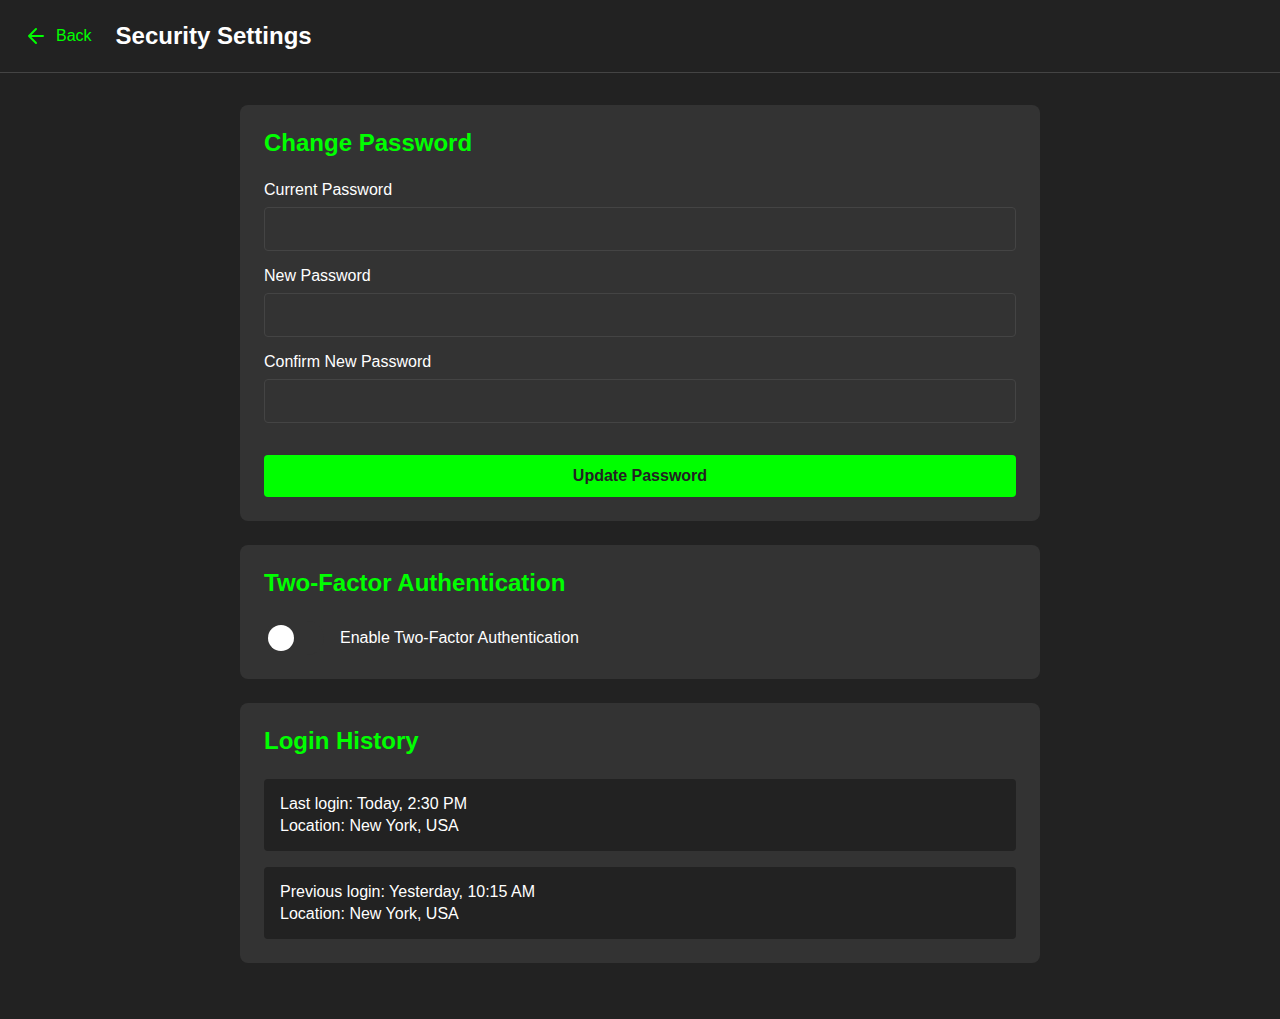
<file: profile/settings/index.html>
<!DOCTYPE html>
<html lang="en">
<head>
    <meta charset="UTF-8">
    <meta name="viewport" content="width=device-width, initial-scale=1.0">
    <title>Security Settings</title>
    <link rel="stylesheet" href="styles.css">
</head>
<body class="dark-theme">
    <header>
        <button class="back-btn" onclick="history.back()">
            <svg width="24" height="24" viewBox="0 0 24 24" fill="none" xmlns="http://www.w3.org/2000/svg">
                <path d="M19 12H5M5 12L12 19M5 12L12 5" stroke="currentColor" stroke-width="2" stroke-linecap="round" stroke-linejoin="round"/>
            </svg>
            Back
        </button>
        <h1>Security Settings</h1>
    </header>

    <main class="container">
        <section class="settings-section">
            <h2>Change Password</h2>
            <form id="passwordForm" class="settings-form">
                <div class="form-group">
                    <label for="currentPassword">Current Password</label>
                    <input type="password" id="currentPassword" required>
                </div>
                <div class="form-group">
                    <label for="newPassword">New Password</label>
                    <input type="password" id="newPassword" required>
                </div>
                <div class="form-group">
                    <label for="confirmPassword">Confirm New Password</label>
                    <input type="password" id="confirmPassword" required>
                </div>
                <button type="submit" class="save-btn">Update Password</button>
            </form>
        </section>

        <section class="settings-section">
            <h2>Two-Factor Authentication</h2>
            <div class="two-factor">
                <label class="switch">
                    <input type="checkbox" id="twoFactorToggle">
                    <span class="slider"></span>
                </label>
                <span>Enable Two-Factor Authentication</span>
            </div>
        </section>

        <section class="settings-section">
            <h2>Login History</h2>
            <div class="login-history">
                <div class="history-item">
                    <span>Last login: Today, 2:30 PM</span>
                    <span>Location: New York, USA</span>
                </div>
                <div class="history-item">
                    <span>Previous login: Yesterday, 10:15 AM</span>
                    <span>Location: New York, USA</span>
                </div>
            </div>
        </section>
    </main>

    <script src="security.js"></script>
</body>
</html>
</file>
<file: profile/settings/styles.css>
/* Base styles */
:root {
    --background-dark: #222222;
    --text-color: #ffffff;
    --accent-green: #00ff00;
    --input-background: #333333;
    --border-color: #444444;
}

body {
    margin: 0;
    padding: 0;
    font-family: Arial, sans-serif;
    background-color: var(--background-dark);
    color: var(--text-color);
}

.dark-theme {
    background-color: var(--background-dark);
    color: var(--text-color);
}

/* Header styles */
header {
    position: sticky;
    top: 0;
    background-color: var(--background-dark);
    padding: 1rem;
    border-bottom: 1px solid var(--border-color);
    display: flex;
    align-items: center;
    gap: 1rem;
    z-index: 100;
}

.back-btn {
    background: none;
    border: none;
    color: var(--accent-green);
    cursor: pointer;
    display: flex;
    align-items: center;
    gap: 0.5rem;
    font-size: 1rem;
    padding: 0.5rem;
}

.back-btn svg {
    stroke: var(--accent-green);
}

header h1 {
    margin: 0;
    font-size: 1.5rem;
    color: var(--text-color);
}

/* Container and sections */
.container {
    max-width: 800px;
    margin: 0 auto;
    padding: 2rem 1rem;
}

.settings-section {
    background-color: var(--input-background);
    border-radius: 8px;
    padding: 1.5rem;
    margin-bottom: 1.5rem;
}

.settings-section h2 {
    margin-top: 0;
    margin-bottom: 1.5rem;
    color: var(--accent-green);
}

/* Form styles */
.settings-form {
    display: flex;
    flex-direction: column;
    gap: 1rem;
}

.form-group {
    display: flex;
    flex-direction: column;
    gap: 0.5rem;
}

label {
    color: var(--text-color);
}

input {
    background-color: var(--input-background);
    border: 1px solid var(--border-color);
    color: var(--text-color);
    padding: 0.75rem;
    border-radius: 4px;
    font-size: 1rem;
}

input:focus {
    outline: 2px solid var(--accent-green);
    border-color: transparent;
}

/* Button styles */
.save-btn {
    background-color: var(--accent-green);
    color: var(--background-dark);
    border: none;
    padding: 0.75rem 1.5rem;
    border-radius: 4px;
    cursor: pointer;
    font-size: 1rem;
    font-weight: bold;
    margin-top: 1rem;
}

.save-btn:hover {
    opacity: 0.9;
}

/* Two-factor authentication toggle */
.two-factor {
    display: flex;
    align-items: center;
    gap: 1rem;
}

.switch {
    position: relative;
    display: inline-block;
    width: 60px;
    height: 34px;
}

.switch input {
    opacity: 0;
    width: 0;
    height: 0;
}

.slider {
    position: absolute;
    cursor: pointer;
    top: 0;
    left: 0;
    right: 0;
    bottom: 0;
    background-color: var(--input-background);
    transition: .4s;
    border-radius: 34px;
}

.slider:before {
    position: absolute;
    content: "";
    height: 26px;
    width: 26px;
    left: 4px;
    bottom: 4px;
    background-color: var(--text-color);
    transition: .4s;
    border-radius: 50%;
}

input:checked + .slider {
    background-color: var(--accent-green);
}

input:checked + .slider:before {
    transform: translateX(26px);
}

/* Login history styles */
.login-history {
    display: flex;
    flex-direction: column;
    gap: 1rem;
}

.history-item {
    display: flex;
    flex-direction: column;
    gap: 0.25rem;
    padding: 1rem;
    background-color: var(--background-dark);
    border-radius: 4px;
}

/* Responsive design */
@media (max-width: 600px) {
    .container {
        padding: 1rem;
    }
    
    .settings-section {
        padding: 1rem;
    }
}
</file>
